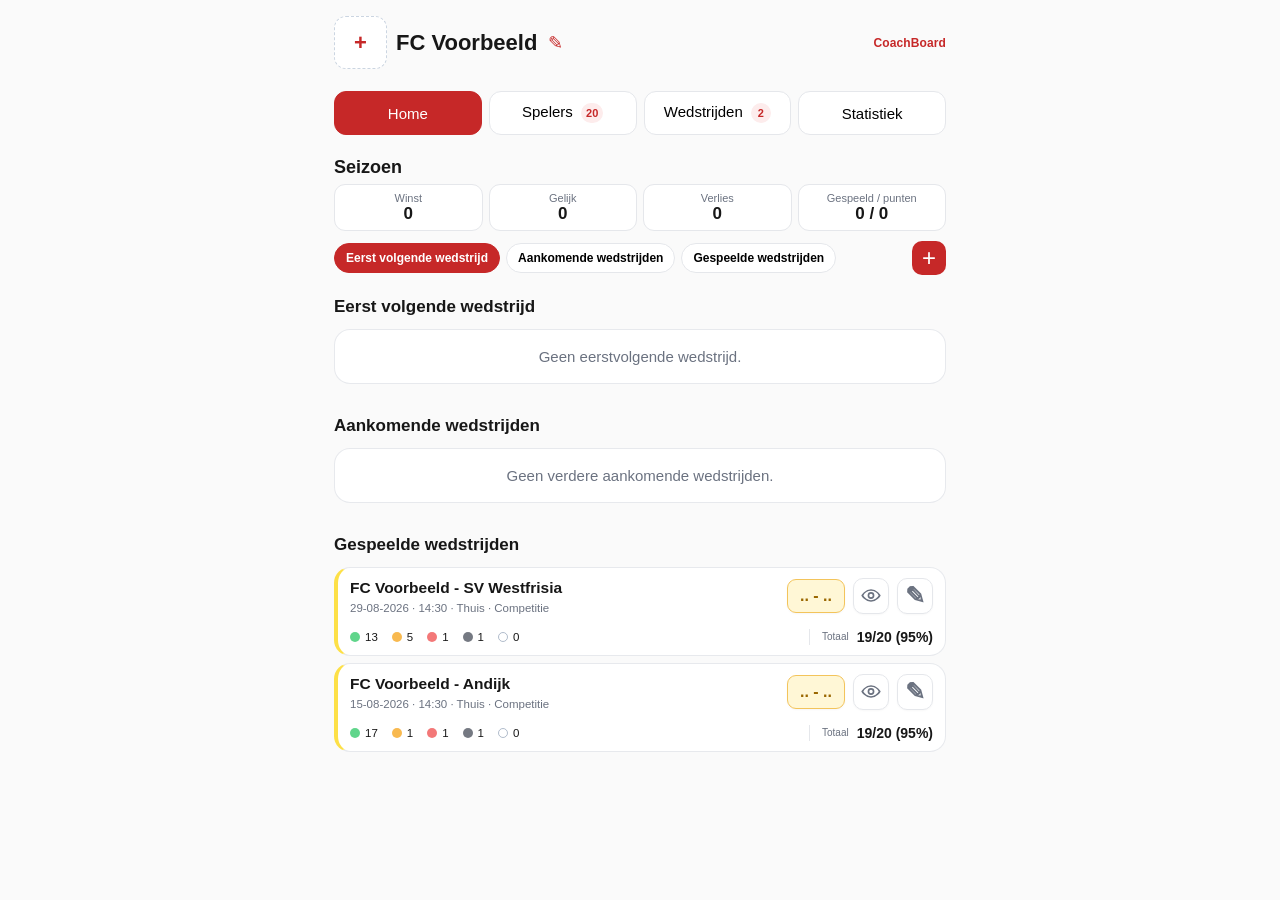
<file: CoachBoard_DEMO_dubbel_potlood_verwijderd.html>
<!doctype html>
<html lang="nl">
<head>
<meta charset="utf-8">
<meta name="viewport" content="width=device-width,initial-scale=1,viewport-fit=cover">
<meta name="apple-mobile-web-app-capable" content="yes">
<meta name="apple-mobile-web-app-status-bar-style" content="default">
<meta name="theme-color" content="#c62828">
<title>CoachBoard</title>
<link rel="preconnect" href="https://fonts.googleapis.com">
<link rel="preconnect" href="https://fonts.gstatic.com" crossorigin>
<link href="https://fonts.googleapis.com/css2?family=Chakra+Petch:ital,wght@0,600;0,700;1,700&family=Plus+Jakarta+Sans:wght@400;500;600;700;800;900&family=Syne:wght@700;800&display=swap" rel="stylesheet">
<link rel="stylesheet" href="style.css">
</head>
<body>
<div class="app">
<header>
  <div>
    <div class="club-head-row">
      <button type="button" class="club-logo-button" id="clubLogoButton" title="Clublogo toevoegen of wijzigen" aria-label="Clublogo toevoegen of wijzigen">
        <img id="clubLogoImage" alt="Clublogo" hidden>
        <span id="clubLogoPlaceholder">+</span>
      </button>
      <input id="clubLogoInput" type="file" accept="image/png,image/jpeg,image/webp,image/svg+xml" hidden>
      <div class="team-edit-wrap">
        <div class="team" id="teamNameHead">Mijn Team</div>
        <button class="team-edit-btn" id="editTeamNameBtn" title="Teamnaam wijzigen" aria-label="Teamnaam wijzigen">✎</button>
      </div>
    </div>
    <div id="teamEditPanel" class="team-edit-panel">
      <input id="teamNameInput" placeholder="Teamnaam">
      <div class="club-logo-edit-row">
        <button type="button" class="btn ghost" id="changeClubLogo">Clublogo kiezen</button>
        <button type="button" class="btn ghost" id="removeClubLogo">Logo verwijderen</button>
      </div>
      <div class="actions" style="margin-top:7px">
        <button class="btn primary" id="saveTeam">Opslaan</button>
        <button class="btn ghost" id="cancelTeamEdit">Annuleren</button>
      </div>
    </div>
  </div>
  <div class="header-coachboard">CoachBoard</div>
</header>

<nav class="tabs">
  <button class="on" data-screen="home">Home</button>
  <button data-screen="players">Spelers <span class="nav-count" id="navPlayersCount">0</span></button>
  <button data-screen="matches">Wedstrijden <span class="nav-count" id="navMatchesCount">0</span></button>
  <button data-screen="stats">Statistiek</button>
</nav>

<section id="home" class="screen on">
  <div class="section-title season-title">Seizoen</div>
  <div class="home-results compact-season">
    <div class="home-result-card"><span>Winst</span><b id="homeWins">0</b></div>
    <div class="home-result-card"><span>Gelijk</span><b id="homeDraws">0</b></div>
    <div class="home-result-card"><span>Verlies</span><b id="homeLosses">0</b></div>
    <div class="home-result-card"><span>Gespeeld / punten</span><b id="homePlayedPoints">0 / 0</b></div>
  </div>

  <div class="home-tabs-row">
    <div class="home-match-tabs">
      <button class="home-match-tab on" data-home-tab="next">Eerst volgende wedstrijd</button>
      <button class="home-match-tab" data-home-tab="upcoming">Aankomende wedstrijden</button>
      <button class="home-match-tab" data-home-tab="played">Gespeelde wedstrijden</button>
    </div>
    <button class="home-quick-add" id="homeQuickAddMatch" title="Snel wedstrijd toevoegen" aria-label="Snel wedstrijd toevoegen">+</button>
  </div>

  <div id="homeNextPanel" class="home-tab-panel on">
    <div class="section-title home-match-heading">Eerst volgende wedstrijd</div>
    <div id="homeNextMatch"></div>
  </div>

  <div id="homeUpcomingPanel" class="home-tab-panel home-always-visible">
    <div class="section-title home-match-heading">Aankomende wedstrijden</div>
    <div id="homeUpcomingMatches"></div>
  </div>

  <div id="homePlayedPanel" class="home-tab-panel home-always-visible">
    <div class="section-title home-match-heading">Gespeelde wedstrijden</div>
    <div id="homePlayedMatches"></div>
  </div>
</section>

<section id="players" class="screen">
  <div class="player-add-head">
    <div class="section-title" style="margin:0">Spelers</div>
    <button class="player-add-plus" id="togglePlayerAdd" title="Speler toevoegen" aria-label="Speler toevoegen">+</button>
  </div>

  <div class="player-filter-bar">
    <select id="playerLevelFilter" aria-label="Filter op niveau">
      <option value="all">Alle niveaus</option>
      <option value="1">Niveau 1</option>
      <option value="2">Niveau 2</option>
      <option value="3">Niveau 3</option>
    </select>

    <select id="playerPositionFilter" aria-label="Filter op veldpositie">
      <option value="all">Alle posities</option>
      <option value="1">1 · Keeper</option>
      <option value="2">2 · Rechtsback</option>
      <option value="3">3 · Centrale verdediger</option>
      <option value="4">4 · Centrale verdediger</option>
      <option value="5">5 · Linksback</option>
      <option value="6">6 · Centrale middenvelder</option>
      <option value="7">7 · Rechts midden</option>
      <option value="8">8 · Links midden</option>
      <option value="9">9 · Rechts aanvaller</option>
      <option value="10">10 · Spits / Aanvallende middenvelder</option>
      <option value="11">11 · Links aanvaller</option>
    </select>

    <select id="playerSort" aria-label="Spelers sorteren">
      <option value="level-asc" selected>Niveau N1 → N3</option>
      <option value="level-desc">Niveau N3 → N1</option>
      <option value="position-asc">Positie 1 → 11</option>
      <option value="name-asc">Naam A → Z</option>
    </select>

    <button type="button" class="player-filter-reset" id="resetPlayerFilters" title="Filters wissen" aria-label="Filters wissen">×</button>
  </div>

  <div id="playerDeleteSuccess" class="player-delete-success" hidden></div>
  <div id="playerList"></div>
</section>

<section id="matches" class="screen">
  <div class="match-add-head">
    <div class="section-title" style="margin:0">Wedstrijden</div>
    <button class="match-add-plus" id="toggleMatchAdd" title="Wedstrijd toevoegen" aria-label="Wedstrijd toevoegen">+</button>
  </div>

  <div class="matches-filter-row">
    <button type="button" class="matches-filter-btn on" data-match-filter="all">Alle wedstrijden</button>
    <button type="button" class="matches-filter-btn" data-match-filter="played">Gespeelde wedstrijden</button>
  </div>

  <div id="restoreSuccessBanner" class="restore-success-banner" hidden>Wedstrijd hersteld. De statistieken zijn bijgewerkt.</div>
  <div id="matchList"></div>

  <div class="card accent match-add-card collapsed" id="matchAddCard">
    <div class="section-title">Wedstrijd toevoegen</div>
    <div class="match-add-grid">
      <div>
        <label>Tegenstander</label>
        <input id="matchOpponent" placeholder="Tegenstander">
      </div>
      <div>
        <label>Type wedstrijd</label>
        <select id="matchType">
          <option value="Competitie" selected>Competitie</option>
          <option value="Beker">Beker</option>
          <option value="Oefen / Overige">Oefen / Overige</option>
        </select>
      </div>
      <div>
        <label>Datum</label>
        <input id="matchDate" type="date">
      </div>
      <div>
        <label>Aanvangstijd</label>
        <input id="matchTime" type="time">
      </div>
      <div>
        <label>Thuis / Uit</label>
        <select id="matchHomeAway"><option>Thuis</option><option>Uit</option></select>
      </div>
    </div>
    <button class="btn primary" id="addMatch">Wedstrijd toevoegen</button>
    <div class="match-type-help">Type wedstrijd wordt opgeslagen bij de wedstrijd en kan later worden gebruikt voor filtering/statistiek.</div>
  </div>
</section>

<section id="stats" class="screen">
<div id="statsMainView">
  <div class="section-title">Statistieken</div>
  <div class="stats-section-card">
    <div class="season-title-row">
      <div class="section-title" style="margin-top:0">1. Seizoensoverzicht</div>
      <button type="button" id="downloadSeasonBook" class="season-download-btn" title="Download seizoensboek als PDF" aria-label="Download seizoensboek">
        <svg viewBox="0 0 24 24" width="15" height="15" aria-hidden="true">
          <path d="M12 3v11m0 0 4-4m-4 4-4-4M5 17v3h14v-3" fill="none" stroke="currentColor" stroke-width="1.8" stroke-linecap="round" stroke-linejoin="round"/>
        </svg>
      </button>
    </div>
    <div class="stats-overview-grid season-overview-grid">
      <button class="stats-overview-btn season-wide" id="openPlayedStats">
        <span class="muted">Wedstrijden</span>
        <b id="statsMatches">0/0</b>
      </button>
      <div class="stats-overview-btn"><span class="muted">Winst</span><b id="statsWins">0</b></div>
      <div class="stats-overview-btn"><span class="muted">Gelijk</span><b id="statsDraws">0</b></div>
      <div class="stats-overview-btn"><span class="muted">Verlies</span><b id="statsLosses">0</b></div>
      <div class="stats-overview-btn"><span class="muted">Punten</span><b id="statsPoints">0</b></div>
      <div class="stats-overview-btn season-goals">
        <span class="muted">Doelpunten</span>
        <b><span id="statsGoalsFor">0</span><small> voor</small> / <span id="statsGoalsAgainst">0</span><small> tegen</small></b>
      </div>
    </div>
  </div>
  <div class="stats-section-card">
    <div class="section-title" style="margin-top:0">2. Spelersoverzicht</div>
    <div class="muted" style="margin-bottom:6px">Klik op een speler voor de individuele spelersstatistiek.</div>
    <div id="statsPlayerList"></div>
  </div>
</div>
<div id="playedStatsView" style="display:none">
  <button class="btn ghost" data-stats-back>← Terug</button>
  <div class="section-title">Wedstrijdstatistiek</div>
  <div id="playedStatsList" class="stats-section-card"></div>
</div>
<div id="playerStatsView" style="display:none">
  <button class="btn ghost" data-stats-back>← Terug</button>
  <div id="playerStatsDetail"></div>
</div>
</section>

<section id="matchDetail" class="screen">
  <button class="btn ghost" id="backToMatches">← Terug</button>
  <div id="matchHeader"></div>

  <div class="card accent availability-card-compact">
    <div class="availability-head">
      <div class="section-title">Beschikbaarheid</div>
      <button type="button" class="availability-clear-btn" id="clearAvailability">Deselecteer</button>
    </div>
    <div id="availabilitySummary" class="grid3" style="margin:10px 0"></div>
    <div class="legend">
      <span><i class="mini g"></i>Aanwezig en fit</span>
      <span><i class="mini o"></i>Halve wedstrijd</span>
      <span><i class="mini r"></i>Aanwezig, niet spelend</span>
      <span><i class="mini k"></i>Afwezig</span>
    </div>
    <div id="availabilityList"></div>
<div id="availabilityMissingSummary" class="availability-missing-summary" hidden></div>
    <div id="coverageAdvice"></div>
  </div>

  <div class="card">
    <label>Formatie</label>
    <select id="formation"><option>4-3-3</option><option>4-4-2</option></select>
    <label>Minimale balansbezetting</label>
    <input id="minStrong" type="number" min="6" max="11" value="8">
    <div class="muted" style="margin-top:5px">Kies 6 t/m 11 spelers van niveau 1 en 2 per helft. Bij keuze 10 of 11 spelen niveau-1-spelers altijd beide helften.</div>
    <label>Type voorstel</label>
    <select id="proposalMode">
      <option value="standard">Standaard</option>
      <option value="fair">Eerlijk wisselbeleid</option>
    </select>
    <div class="muted" id="modeHelp" style="margin-top:6px">Alleen aanwezigheid en posities, zonder historie of voorkeur voor sterkste spelers.</div>
    <button class="btn primary" id="generateLineups" style="width:100%;margin-top:10px">Genereer beide helften</button>
  </div>

  <div id="lineupMsg"></div>

  <div class="lineup-half-card">
    <div class="lineup-half-head">
      <div class="lineup-half-title">1e helft <span class="muted">0–35 min</span></div>
      <div class="lineup-toolbar">
        <button class="btn ghost" id="restore1">Herstel voorstel 1e helft</button>
      <button type="button" class="copy-lineup-btn" data-copy-half="1" title="Kopieer deze opstelling als afbeelding">▣ Kopieer afbeelding</button>
      </div>
    </div>
    <div class="pitch" id="pitch1"></div>
  </div>
  <div id="bench1" class="card lineup-bench-panel"></div>

  <div class="lineup-half-card">
    <div class="lineup-half-head">
      <div class="lineup-half-title">2e helft <span class="muted">35–70 min</span></div>
      <div class="lineup-toolbar">
        <button class="btn ghost" id="restore2">Herstel voorstel 2e helft</button>
      <button type="button" class="copy-lineup-btn" data-copy-half="2" title="Kopieer deze opstelling als afbeelding">▣ Kopieer afbeelding</button>
      </div>
    </div>
    <div class="pitch" id="pitch2"></div><button class="share-lineup-btn" id="shareLineupWhatsApp" type="button" title="Deel opstelling via WhatsApp" aria-label="Deel opstelling via WhatsApp">
<svg viewBox="0 0 24 24" aria-hidden="true"><path fill="currentColor" d="M12 2a9.7 9.7 0 0 0-8.4 14.6L2 22l5.6-1.5A9.8 9.8 0 1 0 12 2Zm0 17.7a7.8 7.8 0 0 1-4-1.1l-.3-.2-3.3.9.9-3.2-.2-.3A7.8 7.8 0 1 1 12 19.7Zm4.3-5.8c-.2-.1-1.4-.7-1.6-.8-.2-.1-.4-.1-.5.1-.2.2-.6.8-.8.9-.1.2-.3.2-.5.1-1.4-.7-2.3-1.3-3.2-2.9-.2-.3.2-.3.7-1 .1-.2.1-.3 0-.5l-.7-1.7c-.2-.5-.4-.4-.5-.4h-.5c-.2 0-.5.1-.7.3-.2.3-.9.9-.9 2.2s.9 2.5 1 2.7c.1.2 1.8 2.8 4.4 3.9 1.6.7 2.2.7 3 .6.5-.1 1.4-.6 1.6-1.1.2-.6.2-1 .1-1.1-.1-.1-.3-.2-.5-.3Z"/></svg>
WhatsApp
</button>
  </div>
  <div id="bench2" class="card lineup-bench-panel"></div>

  <div class="card accent">
    <div class="section-title" style="margin-top:0">Wedstrijdoverzicht</div>
    <div id="selectionOverview"></div>
  </div>

  <div class="card" id="legacyFinishCard" style="display:none!important" aria-hidden="true">
    <div class="section-title" style="margin-top:0">Wedstrijd afronden</div>
    <div class="muted">Open de afronding, vul de uitslag in en controleer de definitieve opstelling.</div>
    <button class="btn primary" id="openFinishPanel" style="width:100%;margin-top:10px">Wedstrijd afronden</button>

    <div id="finishPanel" class="finish-panel">
      <div class="hr"></div>

      <label>Wedstrijduitslag</label>
      <input id="finalResult" placeholder="bijv. 3-1">

      <div class="section-title" style="font-size:15px;margin-top:14px">Definitieve opstelling</div>
      <div class="muted">De huidige opstellingen van de 1e en 2e helft worden hieronder gebruikt als definitieve opstelling. Pas ze bovenaan nog aan indien nodig.</div>

      <div id="finalLineupSummary" class="final-lineup-list"></div>

      <button class="btn primary" id="finishMatch" style="width:100%;margin-top:14px">Wedstrijd opslaan in statistieken</button>
    </div>
  </div>

  <div id="restorePreparedCard" class="restore-prepared-card" style="display:none">
    <button type="button" id="restorePreparedBtn" class="restore-prepared-btn">
      Herstel naar Voorbereid
    </button>
    <div class="restore-prepared-help">
      Verwijdert deze wedstrijd uit de statistieken en zet de wedstrijdstatus terug naar Voorbereid.
    </div>
  </div>
</section>
<div id="swapModal" class="swap-backdrop" aria-hidden="true">
  <div class="swap-sheet">
    <div style="display:flex;justify-content:space-between;align-items:center;gap:10px">
      <div>
        <div class="section-title" style="margin:0">Speler wisselen</div>
        <div id="swapInfo" class="muted"></div>
      </div>
      <button class="btn ghost" id="closeSwap">Sluiten</button>
    </div>
    <div id="swapOptions" style="margin-top:8px"></div>
  </div>
</div>

<div id="editMatchModal" class="edit-match-backdrop">
 <div class="edit-match-box">
  <div class="section-title" style="margin-top:0">Wedstrijd wijzigen</div>
  <div class="edit-grid">
   <div class="full"><label>Tegenstander</label><input id="editOpponent"></div>
   <div><label>Datum</label><input id="editDate" type="date"></div>
   <div><label>Aanvangstijd</label><input id="editTime" type="time"></div>
   <div><label>Type wedstrijd</label><select id="editMatchType"><option>Competitie</option><option>Beker</option><option>Oefen / Overige</option></select></div>
   <div><label>Thuis / Uit</label><select id="editHomeAway"><option>Thuis</option><option>Uit</option></select></div>
   <div class="full"><label>Uitslag</label><input id="editResult" placeholder="bijv. 3-1"></div>
  </div>
  <div class="actions" style="margin-top:14px"><button class="btn ghost" id="cancelEditMatch">Annuleren</button><button class="btn primary" id="saveEditMatch">Opslaan</button></div>
 </div>
</div>
<div id="deleteModal" class="delete-backdrop" aria-hidden="true">
  <div class="delete-box">
    <div class="delete-title">Wedstrijd verwijderen?</div>
    <div id="deleteMatchText" class="muted"></div>
    <div class="delete-actions">
      <button class="btn ghost" id="cancelDeleteMatch">Annuleren</button>
      <button class="btn delete-danger" id="confirmDeleteMatch">Verwijderen</button>
    </div>
  </div>
</div>

<div id="lineupPreviewModal" class="lineup-preview-backdrop" aria-hidden="true">
  <div class="lineup-preview-shell">
    <div class="lineup-preview-head">
      <div>
        <div class="section-title" style="margin:0">Opstelling</div>
        <div id="lineupPreviewMatchTitle" class="muted"></div>
      </div>
      <button class="btn ghost" id="closeLineupPreview">Sluiten</button>
    </div>

    <div class="lineup-preview-grid">
      <div class="lineup-preview-card" data-preview-card="1">
        <div class="preview-card-head">
          <h3>1e helft <span class="muted">0–35 min</span></h3>
          <button type="button" class="copy-lineup-btn" data-copy-preview-half="1" title="Kopieer 1e helft als afbeelding">▣ Kopieer afbeelding</button>
        </div>
        <div id="previewPitch1" class="preview-pitch"></div>
        <div id="previewBench1" class="preview-bench"></div>
      </div>

      <div class="lineup-preview-card" data-preview-card="2">
        <div class="preview-card-head">
          <h3>2e helft <span class="muted">35–70 min</span></h3>
          <button type="button" class="copy-lineup-btn" data-copy-preview-half="2" title="Kopieer 2e helft als afbeelding">▣ Kopieer afbeelding</button>
        </div>
        <div id="previewPitch2" class="preview-pitch"></div>
        <div id="previewBench2" class="preview-bench"></div>
      </div>
    </div>
  </div>
</div>

<div id="finishResultModal" class="finish-result-backdrop" aria-hidden="true">
  <div class="finish-result-box">
    <div class="section-title" style="margin:0">Wedstrijd afronden</div>
    <div id="finishResultMatchTitle" class="muted" style="margin-top:3px"></div>

    <div class="finish-result-note">
      Vul de definitieve uitslag in. Na opslaan wordt de wedstrijd verwerkt in de seizoen- en spelersstatistieken.
    </div>

    <div class="finish-special-title">Geen uitslag?</div>
    <div class="finish-special-options" id="finishSpecialOptions">
      <button type="button" class="finish-special-option" data-finish-special="Afgelast">
        <span class="finish-special-check">✓</span><span>Wedstrijd afgelast</span>
      </button>
      <button type="button" class="finish-special-option" data-finish-special="Verplaatst">
        <span class="finish-special-check">✓</span><span>Wedstrijd verplaatst</span>
      </button>
      <button type="button" class="finish-special-option" data-finish-special="Geannuleerd">
        <span class="finish-special-check">✓</span><span>Wedstrijd geannuleerd</span>
      </button>
    </div>
    <div class="finish-special-help">Selecteer één optie. Bij deze statussen wordt geen wedstrijduitslag opgeslagen.</div>

    <div class="finish-result-score" id="finishScoreFields">
      <div>
        <label id="finishHomeLabel">Ons team</label>
        <input id="finishHomeScore" inputmode="numeric" pattern="[0-9]*" min="0" type="number" value="0">
      </div>
      <div class="finish-result-sep">–</div>
      <div>
        <label id="finishAwayLabel">Tegenstander</label>
        <input id="finishAwayScore" inputmode="numeric" pattern="[0-9]*" min="0" type="number" value="0">
      </div>
    </div>

    <div class="finish-scorers-wrap" id="finishScorersWrap">
      <div class="finish-scorers-head">
        <div>
          <div class="finish-scorers-title">Doelpuntenmakers</div>
          <div class="muted">Het aantal velden volgt automatisch het aantal doelpunten van K.G.B. Typ de eerste letters van de naam.</div>
        </div>
      </div>
      <div id="finishScorerRows" class="finish-scorer-rows"></div>
      <datalist id="finishPlayerSuggestions"></datalist>
    </div>

    <div class="finish-result-actions">
      <button class="btn ghost" id="cancelFinishResult">Annuleren</button>
      <button class="btn primary" id="confirmFinishResult">Afronden & opslaan</button>
    </div>
  </div>
</div>
</div>

<div class="modal" id="playerEditModal" aria-hidden="true">
  <div class="modal-card player-edit-modal-card">
    <div class="modal-head">
      <div>
        <div class="section-title" style="margin:0">Speler toevoegen / wijzigen</div>
        <div class="muted">Beheer naam, niveau, posities en standaard beschikbaarheid.</div>
      </div>
      <button class="icon-btn" id="closePlayerEdit" aria-label="Sluiten">×</button>
    </div>
    
    <input type="hidden" id="editPlayerId">
    
    <label for="editPlayerName">Naam</label>
    <input id="editPlayerName" placeholder="Naam speler">
    
    <label>Niveau</label>
    <input type="hidden" id="editPlayerLevel" value="2">
    <div class="player-level-row" id="editPlayerLevelButtons">
      <button type="button" class="player-level-choice level-1" data-player-level="1">Niveau 1</button>
      <button type="button" class="player-level-choice level-2" data-player-level="2">Niveau 2</button>
      <button type="button" class="player-level-choice level-3" data-player-level="3">Niveau 3</button>
    </div>
    
    <label>Posities — meerdere mogelijk</label>
    <div class="player-edit-positions" id="editPlayerPositions"></div>
    
    <label>Voorkeur beschikbaarstatus</label>
    <input type="hidden" id="editPlayerPreferredAvailability" value="fit">
    <div class="player-pref-status-row" id="editPlayerPreferredAvailabilityButtons">
      <button type="button" class="player-pref-status fit" data-pref-status="fit" title="Hele wedstrijd" aria-label="Hele wedstrijd"><span class="pref-dot"></span></button>
      <button type="button" class="player-pref-status limited" data-pref-status="limited" title="Halve wedstrijd" aria-label="Halve wedstrijd"><span class="pref-dot"></span></button>
      <button type="button" class="player-pref-status noPlay" data-pref-status="noPlay" title="Niet spelend" aria-label="Niet spelend"><span class="pref-dot"></span></button>
      <button type="button" class="player-pref-status absent" data-pref-status="absent" title="Afwezig" aria-label="Afwezig"><span class="pref-dot"></span></button>
    </div>
    <div class="muted player-pref-help">Deze voorkeur wordt standaard overgenomen bij het voorbereiden van een wedstrijd.</div>
    
    <label for="editPlayerAbsenceDate">Datums afwezig</label>
    <div class="player-absence-add-row">
      <input id="editPlayerAbsenceDate" type="date" aria-label="Datum afwezig">
      <button type="button" class="player-absence-add-btn" id="addPlayerAbsenceDate">+</button>
    </div>
    <div id="editPlayerAbsenceDates" class="player-absence-dates"></div>
    <div class="muted player-pref-help">Op deze datums wordt de speler bij het voorbereiden van een wedstrijd automatisch op Afwezig gezet.</div>
    
    <div class="actions">
      <button class="btn ghost" id="cancelPlayerEdit">Annuleren</button>
      <button class="btn primary" id="savePlayerEdit">Opslaan</button>
    </div>
  </div>
</div>

<script src="app.js"></script>
</body>
</html>
</file>
